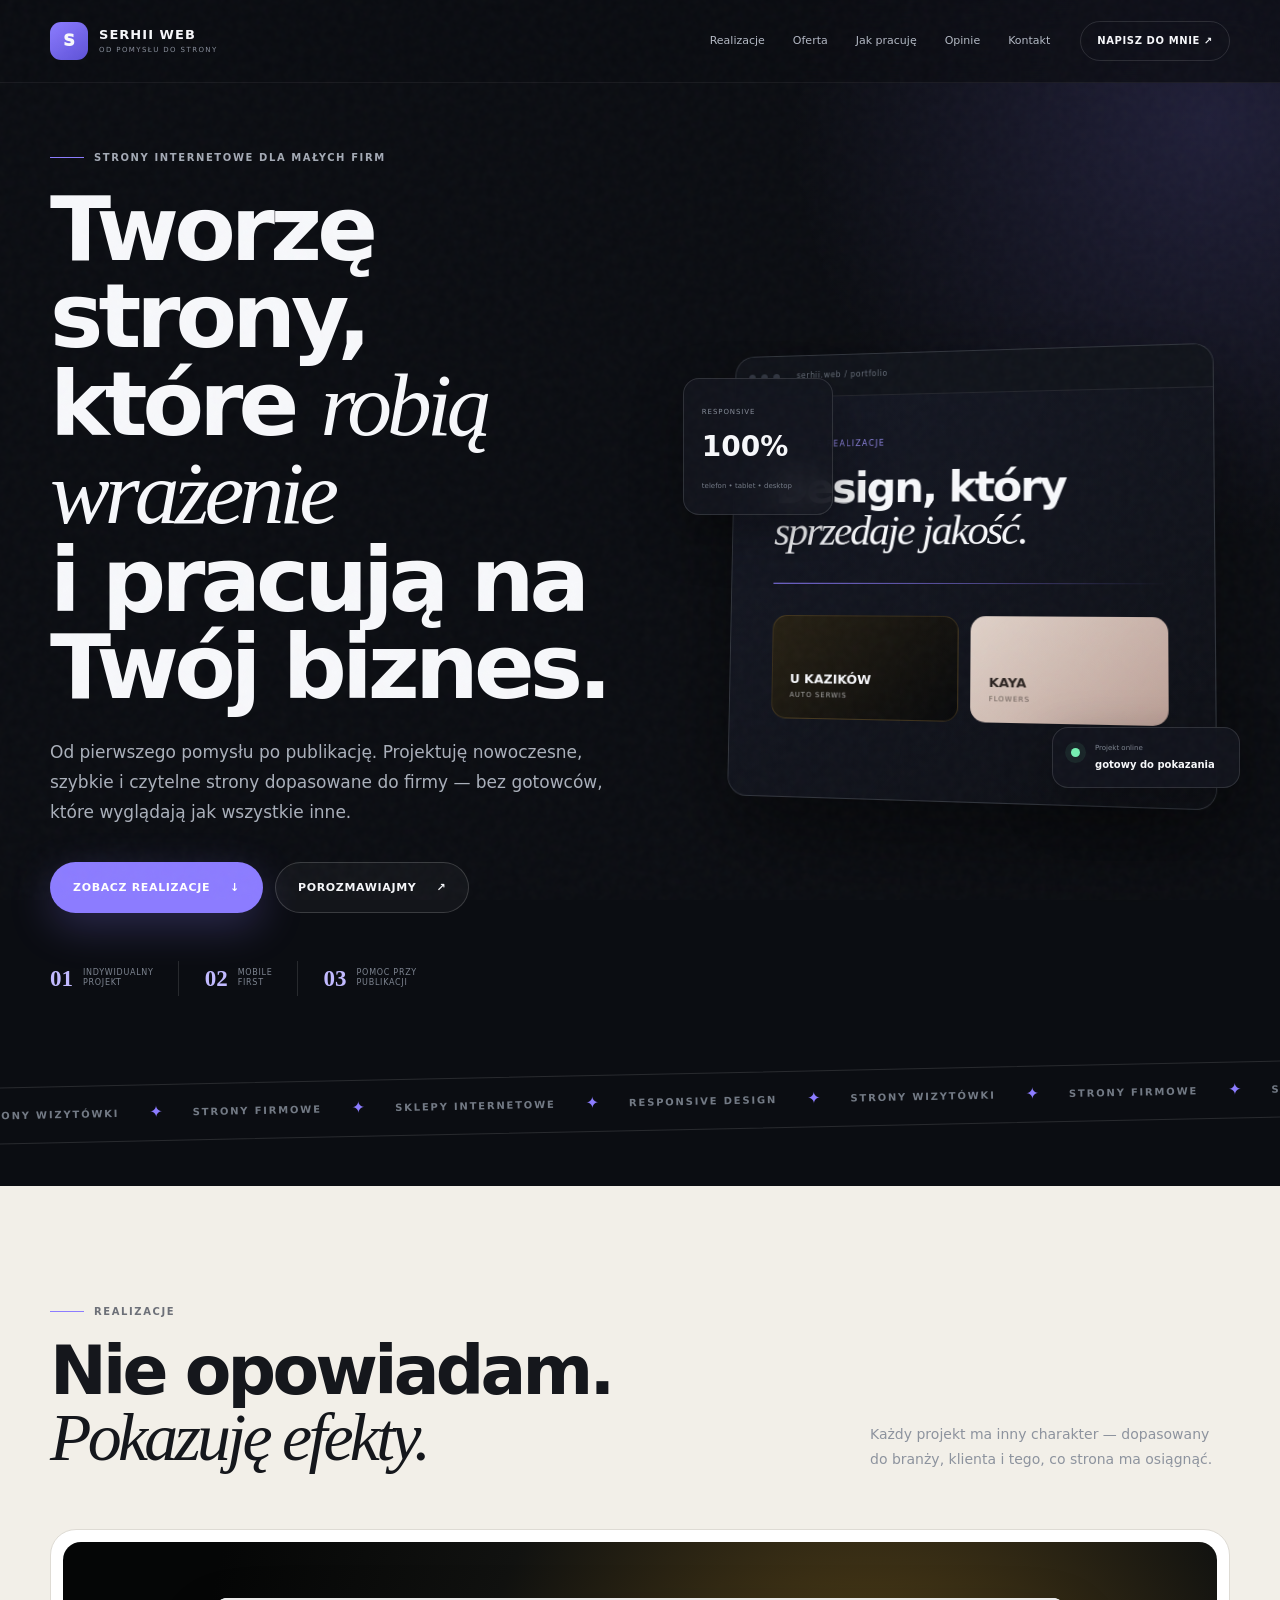
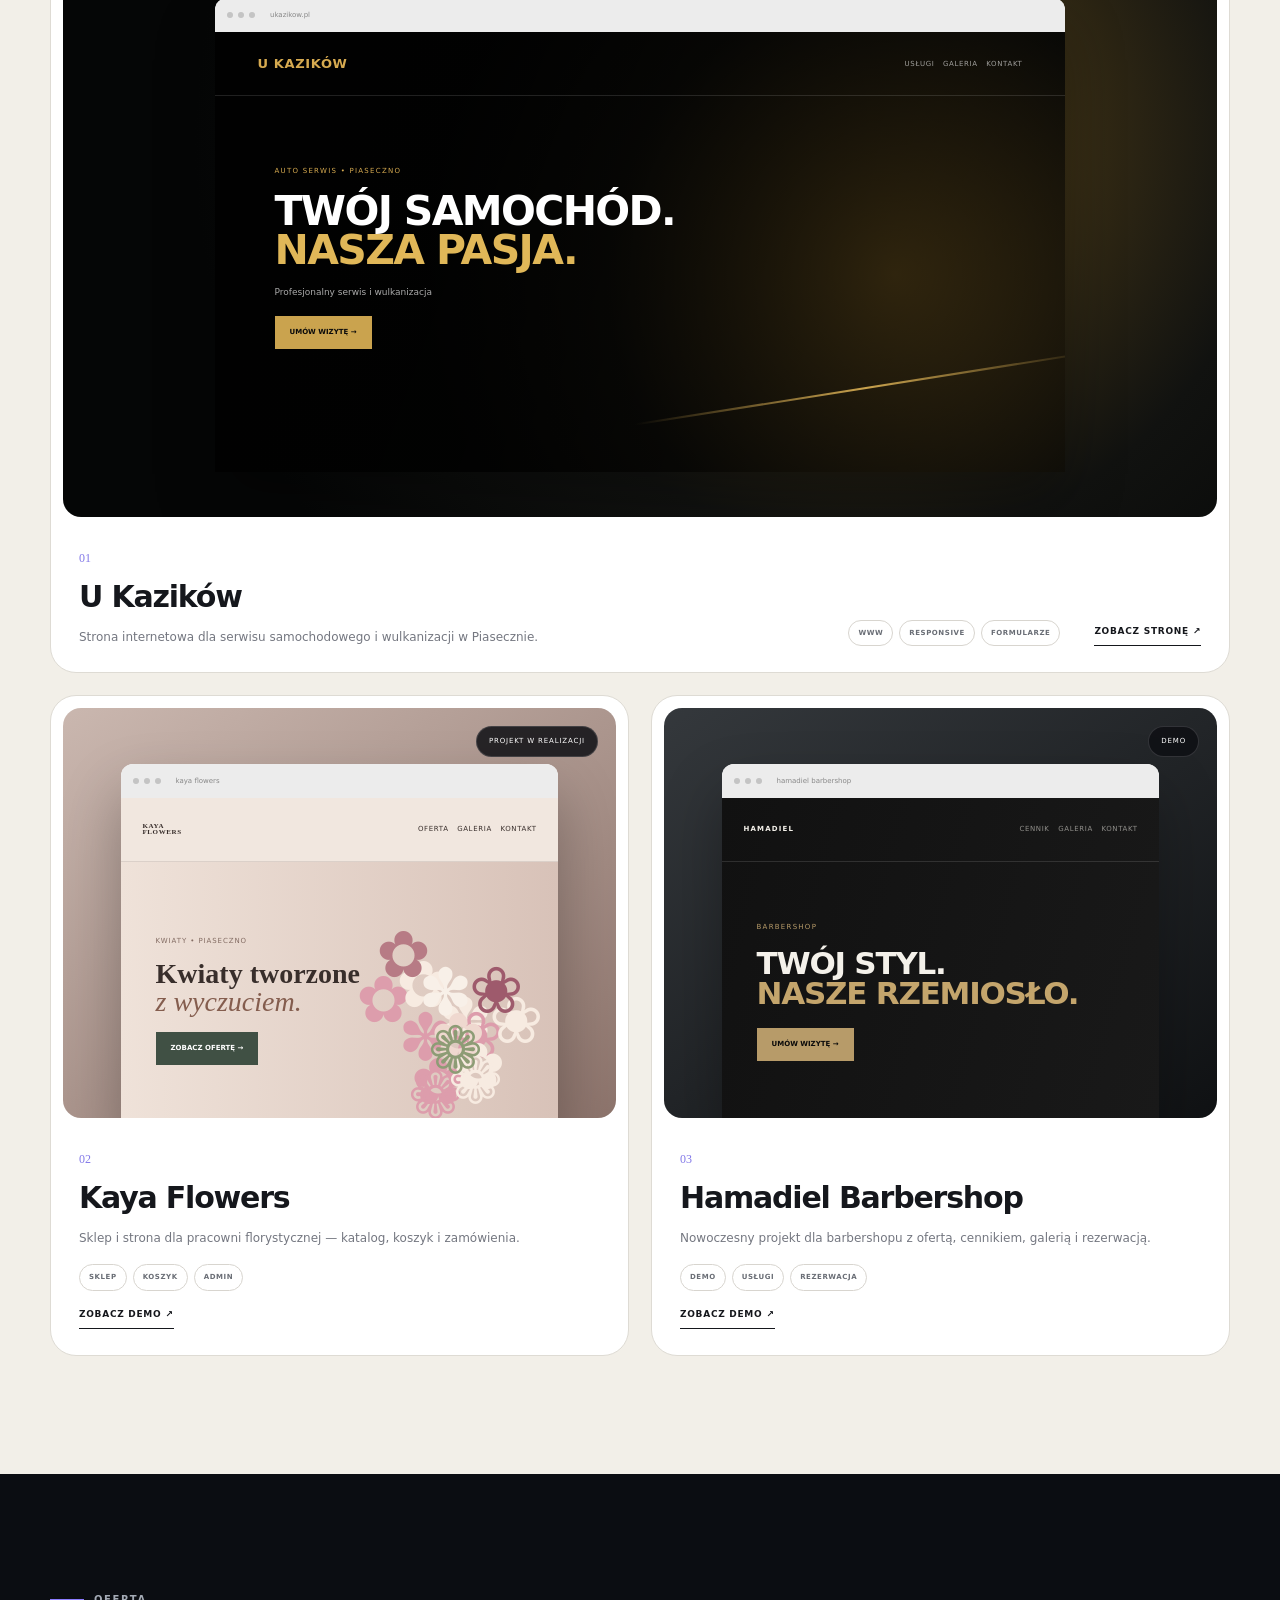
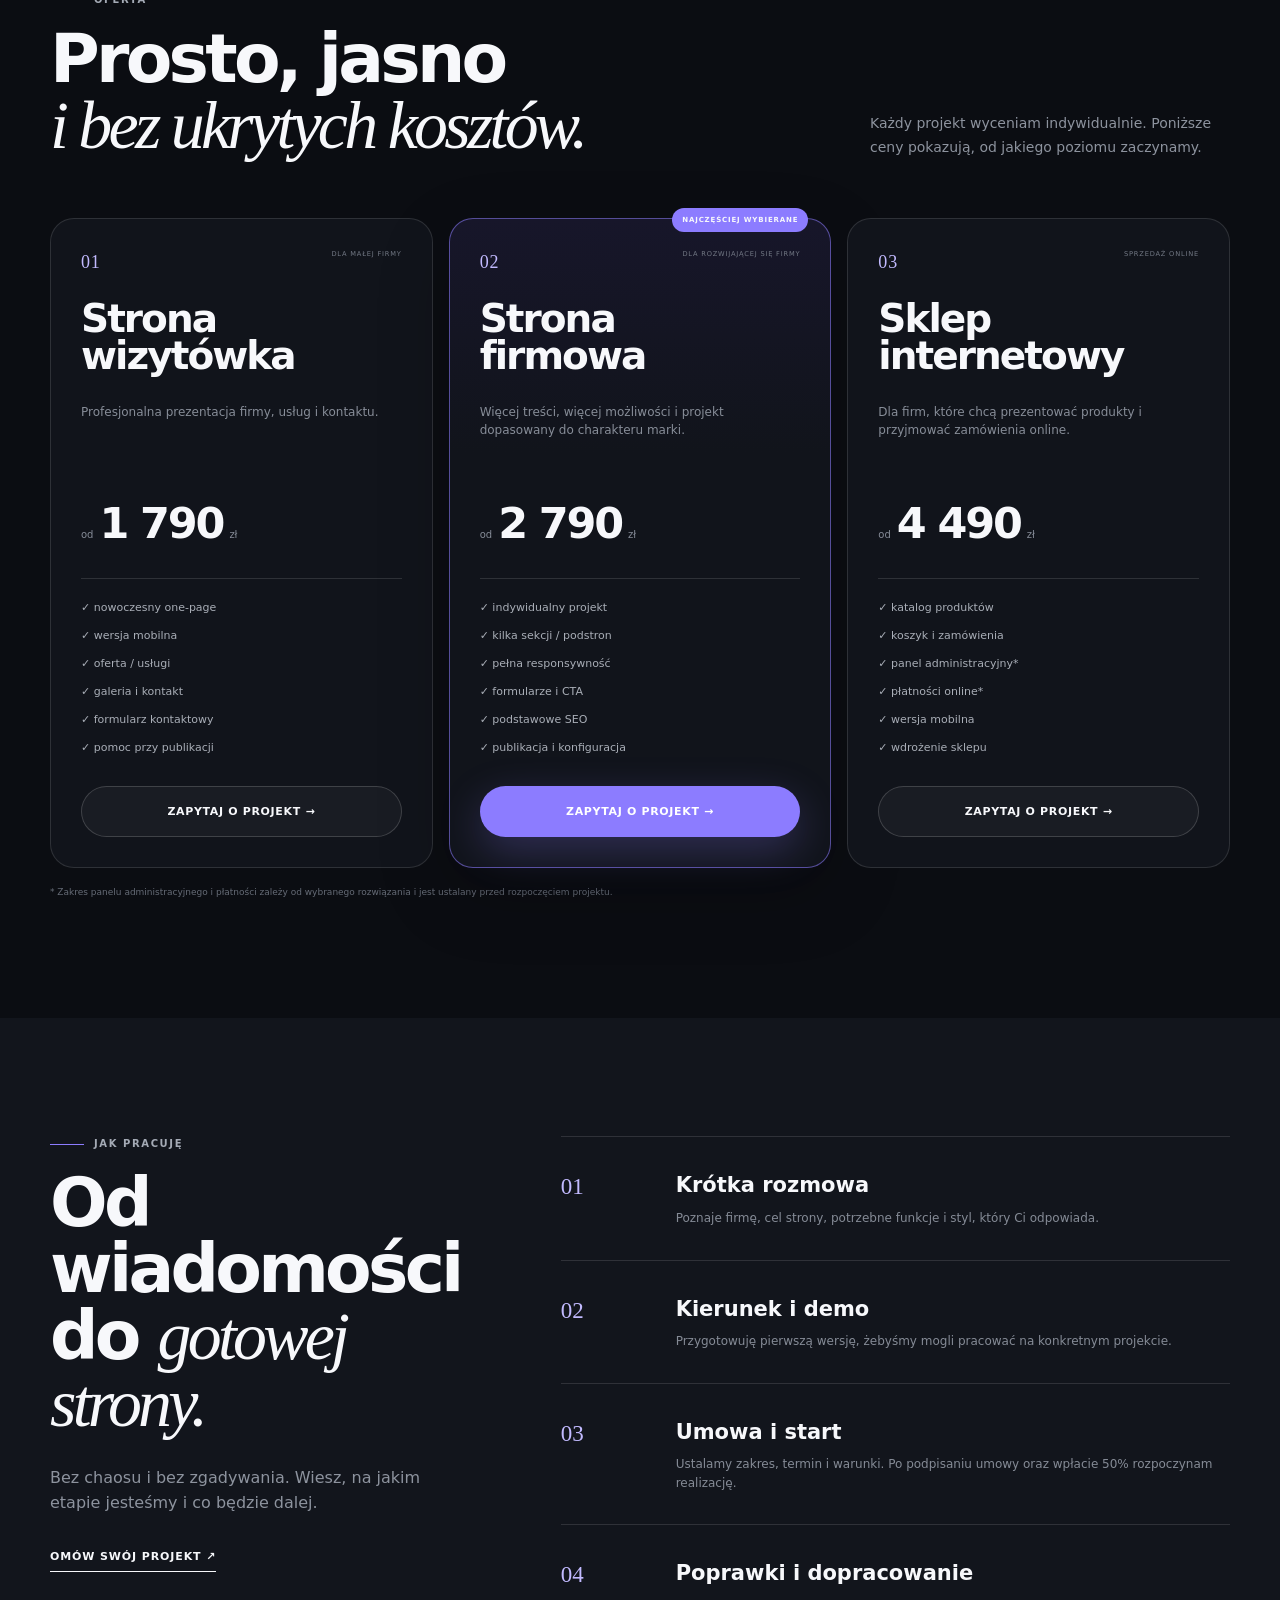
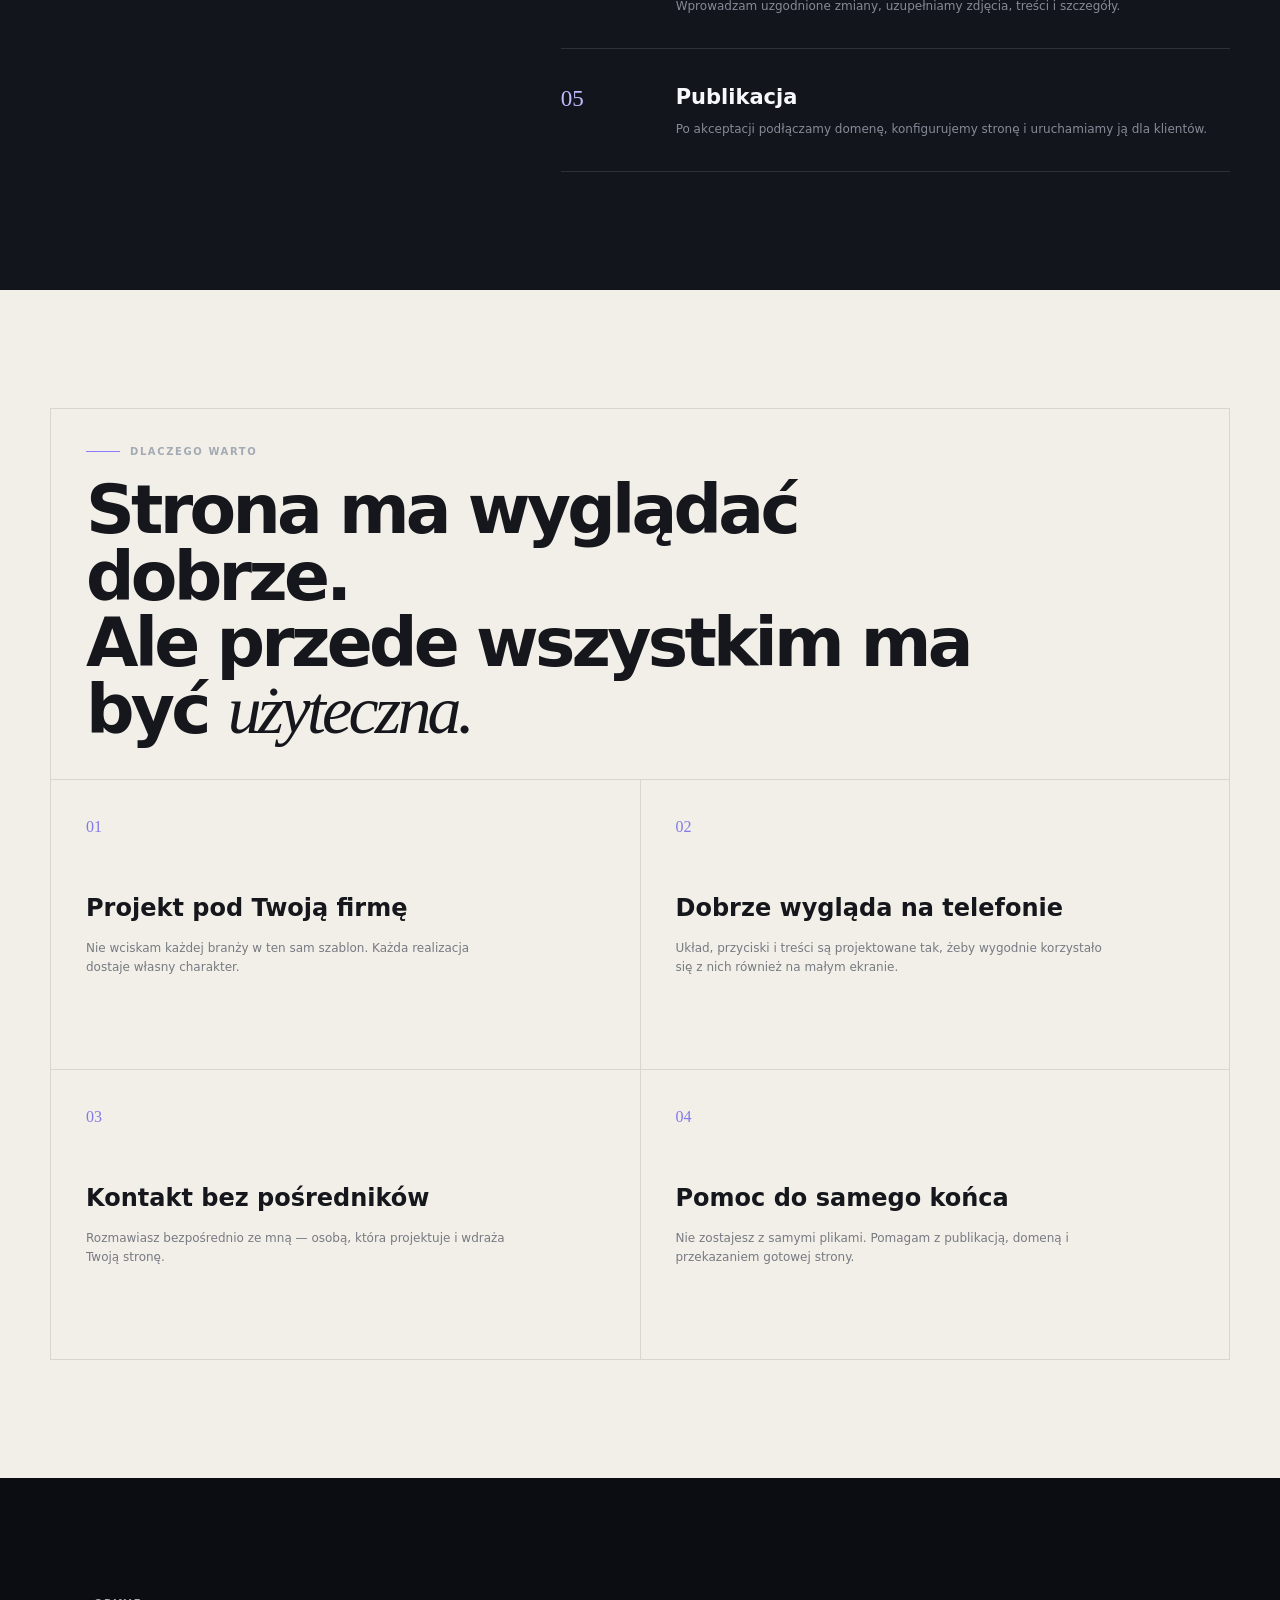
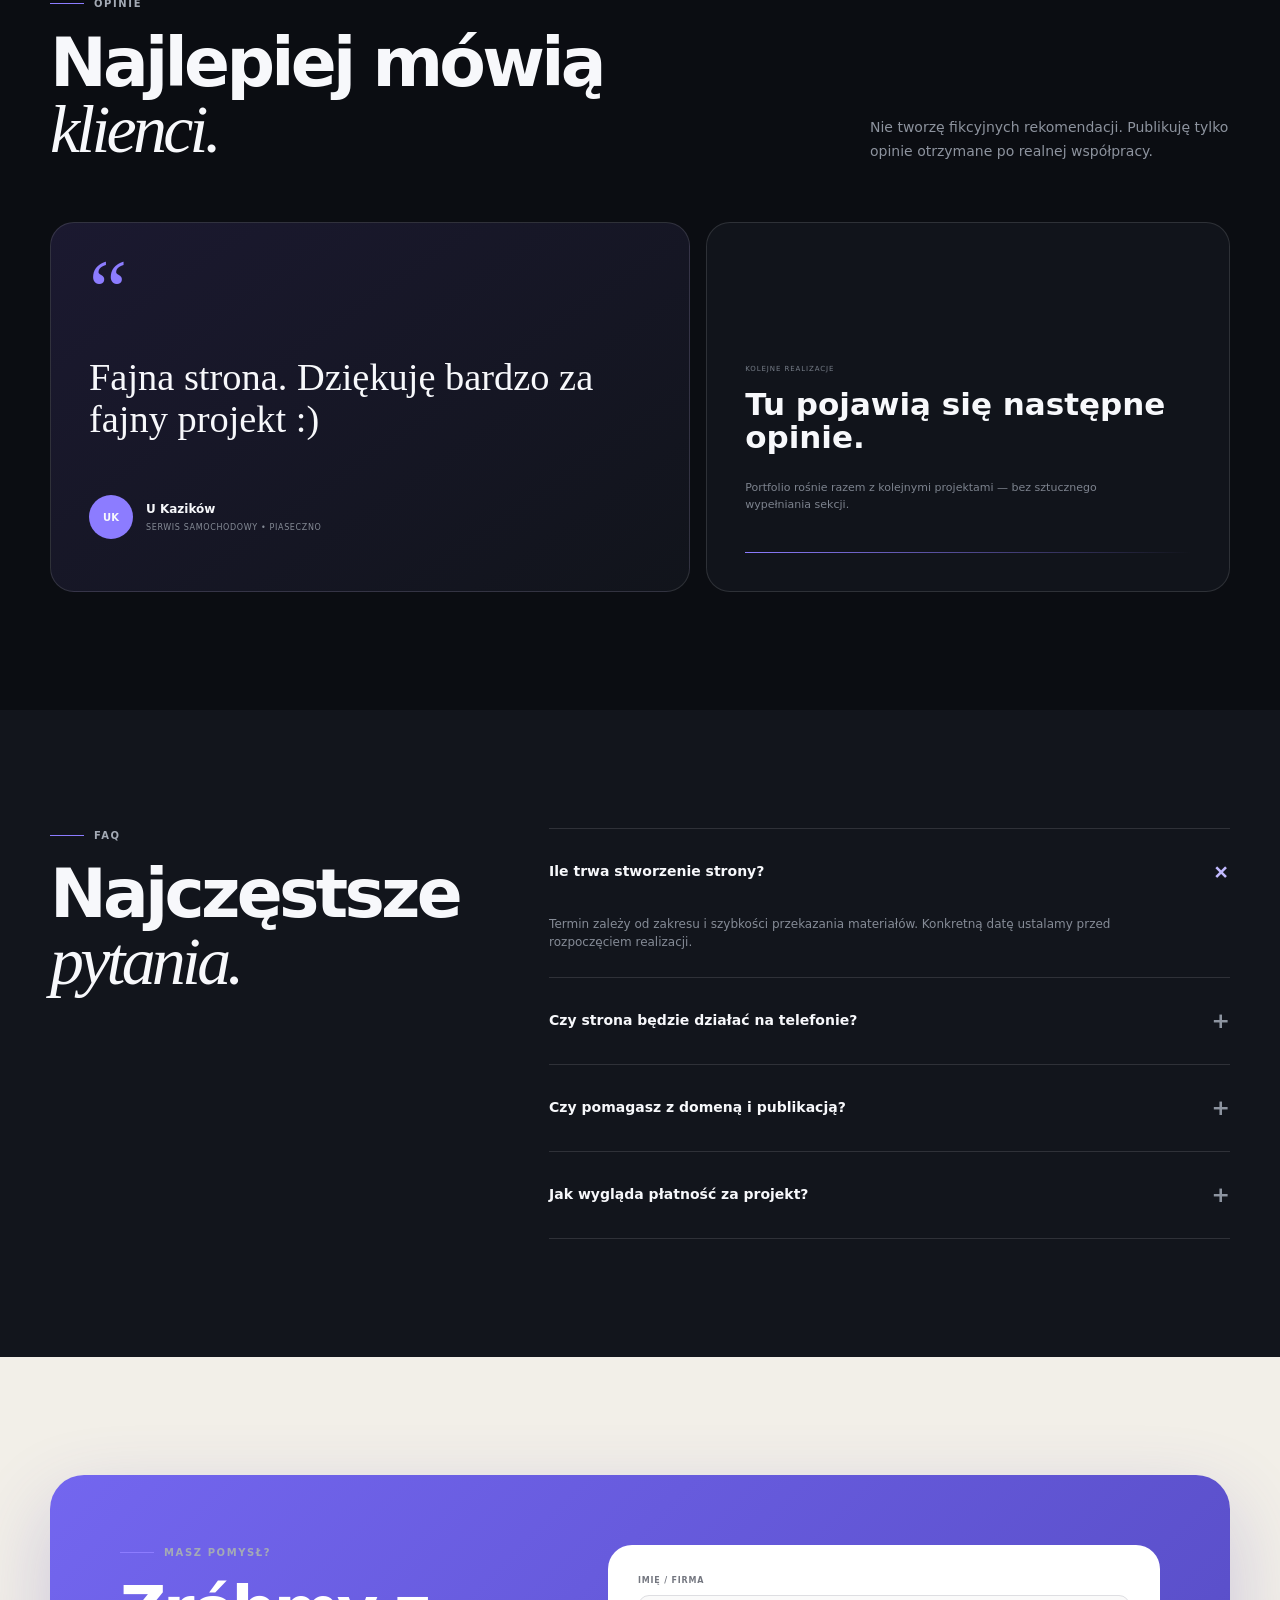
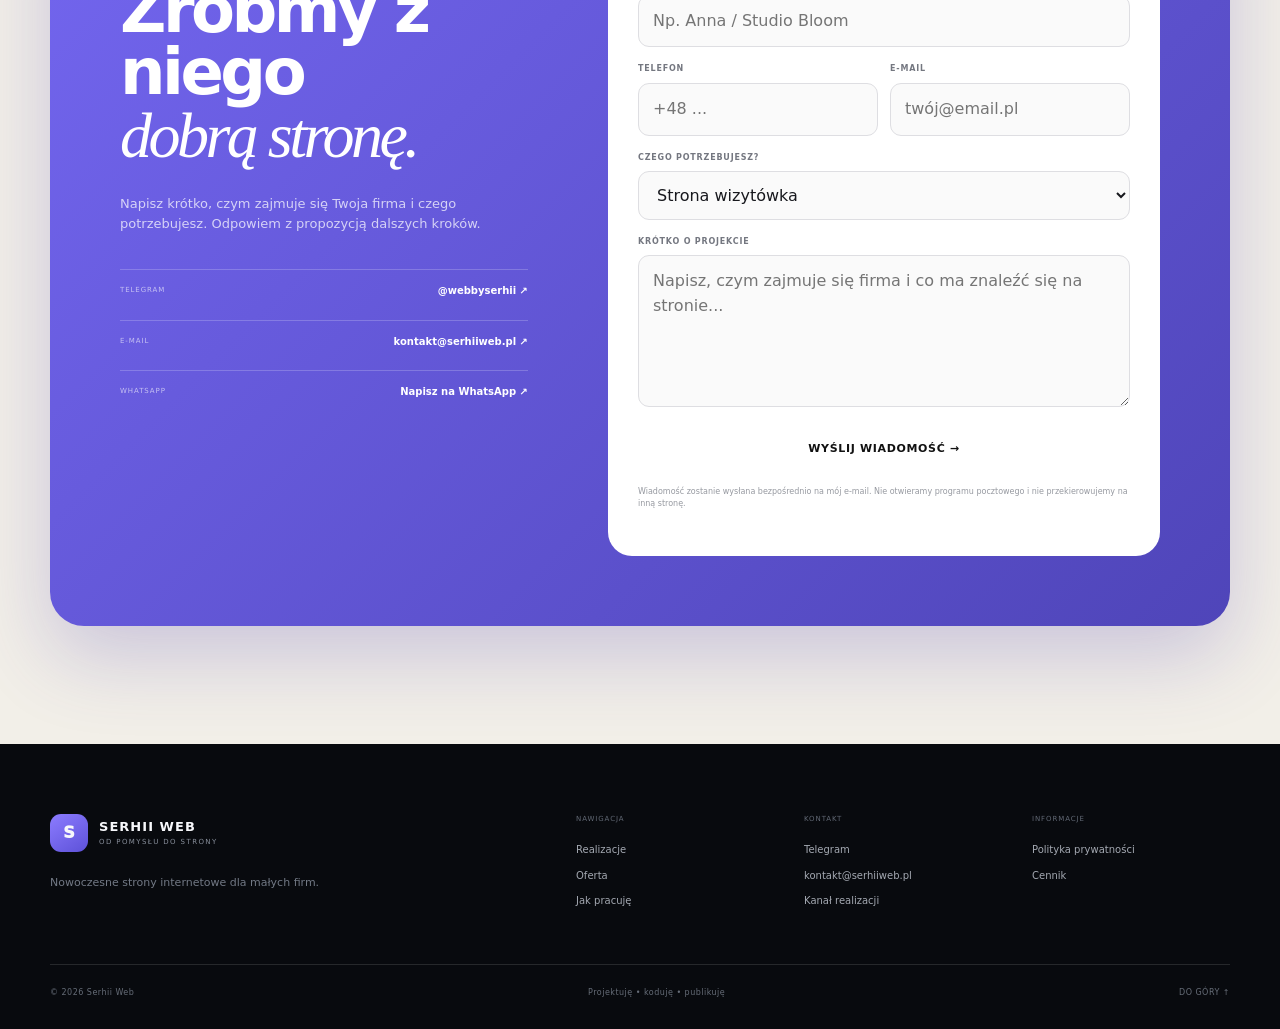
<file: index.html>
<!doctype html>
<html lang="pl">
<head>
  <meta charset="utf-8">
  <meta name="viewport" content="width=device-width,initial-scale=1">
  <meta name="theme-color" content="#0b0d12">
  <meta name="description" content="Serhii Web — nowoczesne strony internetowe dla małych firm. Strony wizytówki, strony firmowe i sklepy internetowe.">
  <title>Serhii Web — strony internetowe dla firm</title>
  <meta property="og:title" content="Serhii Web — strony internetowe dla firm">
  <meta property="og:description" content="Nowoczesne strony internetowe, które dobrze wyglądają i pomagają zdobywać klientów.">
  <meta property="og:type" content="website">
  <meta property="og:url" content="" id="ogUrl">
  <link rel="icon" href="favicon.svg" type="image/svg+xml">
  <link rel="stylesheet" href="styles.css">
  <script src="site-config.js"></script>
  <script src="app.js" defer></script>
</head>
<body>
<div class="noise" aria-hidden="true"></div>
<header class="site-header" id="top">
  <div class="shell header-inner">
    <a class="brand" href="#top"><span class="brand-mark">S</span><span class="brand-copy"><strong>SERHII WEB</strong><small>OD POMYSŁU DO STRONY</small></span></a>
    <nav class="desktop-nav"><a href="#realizacje">Realizacje</a><a href="#oferta">Oferta</a><a href="#proces">Jak pracuję</a><a href="#opinie">Opinie</a><a href="#kontakt">Kontakt</a></nav>
    <a class="header-cta js-telegram" href="#" target="_blank" rel="noopener">NAPISZ DO MNIE ↗</a>
    <button class="menu-btn" id="menuBtn" type="button" aria-label="Otwórz menu" aria-expanded="false"><span></span><span></span></button>
  </div>
  <div class="mobile-menu" id="mobileMenu"><a href="#realizacje">Realizacje</a><a href="#oferta">Oferta</a><a href="#proces">Jak pracuję</a><a href="#opinie">Opinie</a><a href="#kontakt">Kontakt</a><a class="js-telegram mobile-contact" href="#" target="_blank" rel="noopener">Napisz na Telegramie ↗</a></div>
</header>

<main>
<section class="hero section">
  <div class="shell hero-grid">
    <div class="hero-copy reveal">
      <div class="kicker"><span></span> STRONY INTERNETOWE DLA MAŁYCH FIRM</div>
      <h1>Tworzę strony,<br>które <em>robią wrażenie</em><br>i pracują na Twój biznes.</h1>
      <p class="hero-lead">Od pierwszego pomysłu po publikację. Projektuję nowoczesne, szybkie i czytelne strony dopasowane do firmy — bez gotowców, które wyglądają jak wszystkie inne.</p>
      <div class="hero-actions"><a class="btn btn-primary" href="#realizacje">ZOBACZ REALIZACJE <span>↓</span></a><a class="btn btn-ghost js-telegram" href="#" target="_blank" rel="noopener">POROZMAWIAJMY <span>↗</span></a></div>
      <div class="hero-trust"><div><strong>01</strong><span>Indywidualny<br>projekt</span></div><div><strong>02</strong><span>Mobile<br>first</span></div><div><strong>03</strong><span>Pomoc przy<br>publikacji</span></div></div>
    </div>
    <div class="hero-visual reveal delay-1">
      <div class="glow"></div>
      <div class="browser browser-main">
        <div class="browser-bar"><div class="dots"><i></i><i></i><i></i></div><span>serhii.web / portfolio</span></div>
        <div class="browser-stage"><div class="stage-kicker">WYBRANE REALIZACJE</div><div class="stage-title">Design, który<br><em>sprzedaje jakość.</em></div><div class="stage-line"></div><div class="stage-panels"><div class="mini-panel auto"><b>U KAZIKÓW</b><small>AUTO SERWIS</small></div><div class="mini-panel flowers"><b>KAYA</b><small>FLOWERS</small></div></div></div>
      </div>
      <div class="floating-card fc-one"><small>RESPONSIVE</small><strong>100%</strong><span>telefon • tablet • desktop</span></div>
      <div class="floating-card fc-two"><div class="pulse"></div><span>Projekt online</span><strong>gotowy do pokazania</strong></div>
    </div>
  </div>
  <div class="ticker" aria-hidden="true"><div><span>STRONY WIZYTÓWKI</span><i>✦</i><span>STRONY FIRMOWE</span><i>✦</i><span>SKLEPY INTERNETOWE</span><i>✦</i><span>RESPONSIVE DESIGN</span><i>✦</i><span>STRONY WIZYTÓWKI</span><i>✦</i><span>STRONY FIRMOWE</span><i>✦</i><span>SKLEPY INTERNETOWE</span><i>✦</i></div></div>
</section>

<section class="section projects" id="realizacje">
  <div class="shell">
    <div class="section-head reveal"><div><div class="kicker"><span></span> REALIZACJE</div><h2>Nie opowiadam.<br><em>Pokazuję efekty.</em></h2></div><p>Każdy projekt ma inny charakter — dopasowany do branży, klienta i tego, co strona ma osiągnąć.</p></div>
    <div class="projects-grid">
      <article class="project project-large reveal">
        <a class="project-preview auto-preview" href="https://ukazikow.pl" target="_blank" rel="noopener">
          <div class="mock-browser"><div class="mock-top"><i></i><i></i><i></i><span>ukazikow.pl</span></div><div class="auto-site"><div class="auto-nav"><b>U KAZIKÓW</b><span>USŁUGI&nbsp;&nbsp; GALERIA&nbsp;&nbsp; KONTAKT</span></div><div class="auto-content"><small>AUTO SERWIS • PIASECZNO</small><strong>TWÓJ SAMOCHÓD.<br><em>NASZA PASJA.</em></strong><span>Profesjonalny serwis i wulkanizacja</span><button>UMÓW WIZYTĘ →</button></div><div class="road-line"></div></div></div>
        </a>
        <div class="project-info"><div><span class="project-number">01</span><h3>U Kazików</h3><p>Strona internetowa dla serwisu samochodowego i wulkanizacji w Piasecznie.</p></div><div class="tags"><span>WWW</span><span>RESPONSIVE</span><span>FORMULARZE</span></div><a class="text-link" href="https://ukazikow.pl" target="_blank" rel="noopener">ZOBACZ STRONĘ ↗</a></div>
      </article>
      <article class="project reveal">
        <a class="project-preview flowers-preview" href="https://sbicharev2-prog.github.io/kaya-flowers/" target="_blank" rel="noopener"><div class="mock-browser"><div class="mock-top"><i></i><i></i><i></i><span>kaya flowers</span></div><div class="flower-site"><div class="flower-nav"><b>KAYA<br>FLOWERS</b><span>OFERTA&nbsp;&nbsp; GALERIA&nbsp;&nbsp; KONTAKT</span></div><div class="flower-hero"><div><small>KWIATY • PIASECZNO</small><strong>Kwiaty tworzone<br><em>z wyczuciem.</em></strong><button>ZOBACZ OFERTĘ →</button></div><div class="bouquet"><i>✿</i><i>✽</i><i>❀</i><i>✿</i><i>❁</i></div></div></div></div><span class="project-status">PROJEKT W REALIZACJI</span></a>
        <div class="project-info compact"><div><span class="project-number">02</span><h3>Kaya Flowers</h3><p>Sklep i strona dla pracowni florystycznej — katalog, koszyk i zamówienia.</p></div><div class="tags"><span>SKLEP</span><span>KOSZYK</span><span>ADMIN</span></div><a class="text-link" href="https://sbicharev2-prog.github.io/kaya-flowers/" target="_blank" rel="noopener">ZOBACZ DEMO ↗</a></div>
      </article>
      <article class="project reveal delay-1">
        <a class="project-preview barber-preview" href="https://hamadiel-barbershop-demo.netlify.app" target="_blank" rel="noopener"><div class="mock-browser"><div class="mock-top"><i></i><i></i><i></i><span>hamadiel barbershop</span></div><div class="barber-site"><div class="barber-nav"><b>HAMADIEL</b><span>CENNIK&nbsp;&nbsp; GALERIA&nbsp;&nbsp; KONTAKT</span></div><div class="barber-hero"><small>BARBERSHOP</small><strong>TWÓJ STYL.<br><em>NASZE RZEMIOSŁO.</em></strong><button>UMÓW WIZYTĘ →</button></div></div></div><span class="project-status">DEMO</span></a>
        <div class="project-info compact"><div><span class="project-number">03</span><h3>Hamadiel Barbershop</h3><p>Nowoczesny projekt dla barbershopu z ofertą, cennikiem, galerią i rezerwacją.</p></div><div class="tags"><span>DEMO</span><span>USŁUGI</span><span>REZERWACJA</span></div><a class="text-link" href="https://hamadiel-barbershop-demo.netlify.app" target="_blank" rel="noopener">ZOBACZ DEMO ↗</a></div>
      </article>
    </div>
  </div>
</section>

<section class="section offer" id="oferta">
  <div class="shell">
    <div class="section-head reveal"><div><div class="kicker"><span></span> OFERTA</div><h2>Prosto, jasno<br><em>i bez ukrytych kosztów.</em></h2></div><p>Każdy projekt wyceniam indywidualnie. Poniższe ceny pokazują, od jakiego poziomu zaczynamy.</p></div>
    <div class="pricing-grid">
      <article class="price-card reveal"><div class="price-top"><span>01</span><small>DLA MAŁEJ FIRMY</small></div><h3>Strona<br>wizytówka</h3><p>Profesjonalna prezentacja firmy, usług i kontaktu.</p><div class="price"><small>od</small><strong>1 790</strong><span>zł</span></div><ul><li>✓ nowoczesny one-page</li><li>✓ wersja mobilna</li><li>✓ oferta / usługi</li><li>✓ galeria i kontakt</li><li>✓ formularz kontaktowy</li><li>✓ pomoc przy publikacji</li></ul><a href="#kontakt" class="btn btn-ghost full">ZAPYTAJ O PROJEKT →</a></article>
      <article class="price-card featured reveal delay-1"><div class="recommended">NAJCZĘŚCIEJ WYBIERANE</div><div class="price-top"><span>02</span><small>DLA ROZWIJAJĄCEJ SIĘ FIRMY</small></div><h3>Strona<br>firmowa</h3><p>Więcej treści, więcej możliwości i projekt dopasowany do charakteru marki.</p><div class="price"><small>od</small><strong>2 790</strong><span>zł</span></div><ul><li>✓ indywidualny projekt</li><li>✓ kilka sekcji / podstron</li><li>✓ pełna responsywność</li><li>✓ formularze i CTA</li><li>✓ podstawowe SEO</li><li>✓ publikacja i konfiguracja</li></ul><a href="#kontakt" class="btn btn-primary full">ZAPYTAJ O PROJEKT →</a></article>
      <article class="price-card reveal delay-2"><div class="price-top"><span>03</span><small>SPRZEDAŻ ONLINE</small></div><h3>Sklep<br>internetowy</h3><p>Dla firm, które chcą prezentować produkty i przyjmować zamówienia online.</p><div class="price"><small>od</small><strong>4 490</strong><span>zł</span></div><ul><li>✓ katalog produktów</li><li>✓ koszyk i zamówienia</li><li>✓ panel administracyjny*</li><li>✓ płatności online*</li><li>✓ wersja mobilna</li><li>✓ wdrożenie sklepu</li></ul><a href="#kontakt" class="btn btn-ghost full">ZAPYTAJ O PROJEKT →</a></article>
    </div>
    <p class="pricing-note">* Zakres panelu administracyjnego i płatności zależy od wybranego rozwiązania i jest ustalany przed rozpoczęciem projektu.</p>
  </div>
</section>

<section class="section process" id="proces">
  <div class="shell process-grid">
    <div class="process-copy reveal"><div class="kicker"><span></span> JAK PRACUJĘ</div><h2>Od wiadomości<br>do <em>gotowej strony.</em></h2><p>Bez chaosu i bez zgadywania. Wiesz, na jakim etapie jesteśmy i co będzie dalej.</p><a class="text-link js-telegram" href="#" target="_blank" rel="noopener">OMÓW SWÓJ PROJEKT ↗</a></div>
    <div class="steps"><article class="step reveal"><span>01</span><div><h3>Krótka rozmowa</h3><p>Poznaje firmę, cel strony, potrzebne funkcje i styl, który Ci odpowiada.</p></div></article><article class="step reveal"><span>02</span><div><h3>Kierunek i demo</h3><p>Przygotowuję pierwszą wersję, żebyśmy mogli pracować na konkretnym projekcie.</p></div></article><article class="step reveal"><span>03</span><div><h3>Umowa i start</h3><p>Ustalamy zakres, termin i warunki. Po podpisaniu umowy oraz wpłacie 50% rozpoczynam realizację.</p></div></article><article class="step reveal"><span>04</span><div><h3>Poprawki i dopracowanie</h3><p>Wprowadzam uzgodnione zmiany, uzupełniamy zdjęcia, treści i szczegóły.</p></div></article><article class="step reveal"><span>05</span><div><h3>Publikacja</h3><p>Po akceptacji podłączamy domenę, konfigurujemy stronę i uruchamiamy ją dla klientów.</p></div></article></div>
  </div>
</section>

<section class="section why"><div class="shell"><div class="why-grid"><article class="why-main reveal"><div class="kicker"><span></span> DLACZEGO WARTO</div><h2>Strona ma wyglądać dobrze.<br>Ale przede wszystkim ma być <em>użyteczna.</em></h2></article><article class="benefit reveal"><span>01</span><h3>Projekt pod Twoją firmę</h3><p>Nie wciskam każdej branży w ten sam szablon. Każda realizacja dostaje własny charakter.</p></article><article class="benefit reveal"><span>02</span><h3>Dobrze wygląda na telefonie</h3><p>Układ, przyciski i treści są projektowane tak, żeby wygodnie korzystało się z nich również na małym ekranie.</p></article><article class="benefit reveal"><span>03</span><h3>Kontakt bez pośredników</h3><p>Rozmawiasz bezpośrednio ze mną — osobą, która projektuje i wdraża Twoją stronę.</p></article><article class="benefit reveal"><span>04</span><h3>Pomoc do samego końca</h3><p>Nie zostajesz z samymi plikami. Pomagam z publikacją, domeną i przekazaniem gotowej strony.</p></article></div></div></section>

<section class="section reviews" id="opinie"><div class="shell"><div class="section-head reveal"><div><div class="kicker"><span></span> OPINIE</div><h2>Najlepiej mówią<br><em>klienci.</em></h2></div><p>Nie tworzę fikcyjnych rekomendacji. Publikuję tylko opinie otrzymane po realnej współpracy.</p></div><div class="review-grid"><article class="review-card reveal"><div class="quote">“</div><blockquote>Fajna strona. Dziękuję bardzo za fajny projekt :)</blockquote><div class="review-author"><div class="avatar">UK</div><div><strong>U Kazików</strong><span>serwis samochodowy • Piaseczno</span></div></div></article><article class="review-placeholder reveal delay-1"><span>KOLEJNE REALIZACJE</span><h3>Tu pojawią się następne opinie.</h3><p>Portfolio rośnie razem z kolejnymi projektami — bez sztucznego wypełniania sekcji.</p><div class="placeholder-line"></div></article></div></div></section>

<section class="section faq"><div class="shell faq-grid"><div class="reveal"><div class="kicker"><span></span> FAQ</div><h2>Najczęstsze<br><em>pytania.</em></h2></div><div class="accordion reveal"><details open><summary>Ile trwa stworzenie strony?<span>+</span></summary><p>Termin zależy od zakresu i szybkości przekazania materiałów. Konkretną datę ustalamy przed rozpoczęciem realizacji.</p></details><details><summary>Czy strona będzie działać na telefonie?<span>+</span></summary><p>Tak. Wszystkie moje strony są przygotowywane również pod telefony i tablety.</p></details><details><summary>Czy pomagasz z domeną i publikacją?<span>+</span></summary><p>Tak. Mogę pomóc przejść przez podłączenie domeny, hostingu oraz finalne uruchomienie strony.</p></details><details><summary>Jak wygląda płatność za projekt?<span>+</span></summary><p>Standardowo 50% po podpisaniu umowy i przed rozpoczęciem realizacji, a pozostałe 50% po zakończeniu i akceptacji projektu.</p></details></div></div></section>

<section class="section contact" id="kontakt"><div class="shell contact-card reveal"><div class="contact-copy"><div class="kicker light"><span></span> MASZ POMYSŁ?</div><h2>Zróbmy z niego<br><em>dobrą stronę.</em></h2><p>Napisz krótko, czym zajmuje się Twoja firma i czego potrzebujesz. Odpowiem z propozycją dalszych kroków.</p><div class="contact-links"><a class="js-telegram" href="#" target="_blank" rel="noopener"><small>TELEGRAM</small><strong>@webbyserhii ↗</strong></a><a class="js-email-link" href="#"><small>E-MAIL</small><strong class="js-email-text">kontakt@serhiiweb.pl ↗</strong></a><a class="js-whatsapp whatsapp-hidden" href="#" target="_blank" rel="noopener"><small>WHATSAPP</small><strong>Napisz na WhatsApp ↗</strong></a></div></div><form class="contact-form" id="contactForm" novalidate><input type="text" name="website" class="form-honey" tabindex="-1" autocomplete="off" aria-hidden="true"><div class="field"><label for="name">Imię / firma</label><input id="name" name="name" autocomplete="name" placeholder="Np. Anna / Studio Bloom" required></div><div class="field two-fields"><div><label for="phone">Telefon</label><input id="phone" name="phone" autocomplete="tel" placeholder="+48 ..."></div><div><label for="email">E-mail</label><input id="email" name="email" type="email" autocomplete="email" placeholder="twój@email.pl" required></div></div><div class="field"><label for="type">Czego potrzebujesz?</label><select id="type" name="type"><option>Strona wizytówka</option><option>Strona firmowa</option><option>Sklep internetowy</option><option>Nie wiem — potrzebuję porady</option></select></div><div class="field"><label for="message">Krótko o projekcie</label><textarea id="message" name="message" rows="5" placeholder="Napisz, czym zajmuje się firma i co ma znaleźć się na stronie..."></textarea></div><button class="btn btn-light full" type="submit">WYŚLIJ WIADOMOŚĆ →</button><small class="form-note">Wiadomość zostanie wysłana bezpośrednio na mój e-mail. Nie otwieramy programu pocztowego i nie przekierowujemy na inną stronę.</small><div class="form-success" id="formSuccess" role="status" aria-live="polite"><span>✓</span><div><strong>Dziękuję! Wiadomość została wysłana.</strong><small>Odpowiem najszybciej jak to możliwe.</small></div></div></form></div></section>
</main>

<footer class="footer"><div class="shell footer-grid"><div class="footer-brand"><a class="brand" href="#top"><span class="brand-mark">S</span><span class="brand-copy"><strong>SERHII WEB</strong><small>OD POMYSŁU DO STRONY</small></span></a><p>Nowoczesne strony internetowe dla małych firm.</p></div><div class="footer-links"><div><small>NAWIGACJA</small><a href="#realizacje">Realizacje</a><a href="#oferta">Oferta</a><a href="#proces">Jak pracuję</a></div><div><small>KONTAKT</small><a class="js-telegram" href="#" target="_blank" rel="noopener">Telegram</a><a class="js-email-link" href="#"><span class="js-email-text">E-mail</span></a><a href="https://t.me/serhiiwebstudio" target="_blank" rel="noopener">Kanał realizacji</a></div><div><small>INFORMACJE</small><a href="polityka-prywatnosci.html">Polityka prywatności</a><a href="#oferta">Cennik</a></div></div></div><div class="shell footer-bottom"><span>© <span id="year"></span> Serhii Web</span><span>Projektuję • koduję • publikuję</span><a href="#top">DO GÓRY ↑</a></div></footer>
<div class="toast" id="toast" role="status" aria-live="polite"></div>
</body>
</html>
</file>
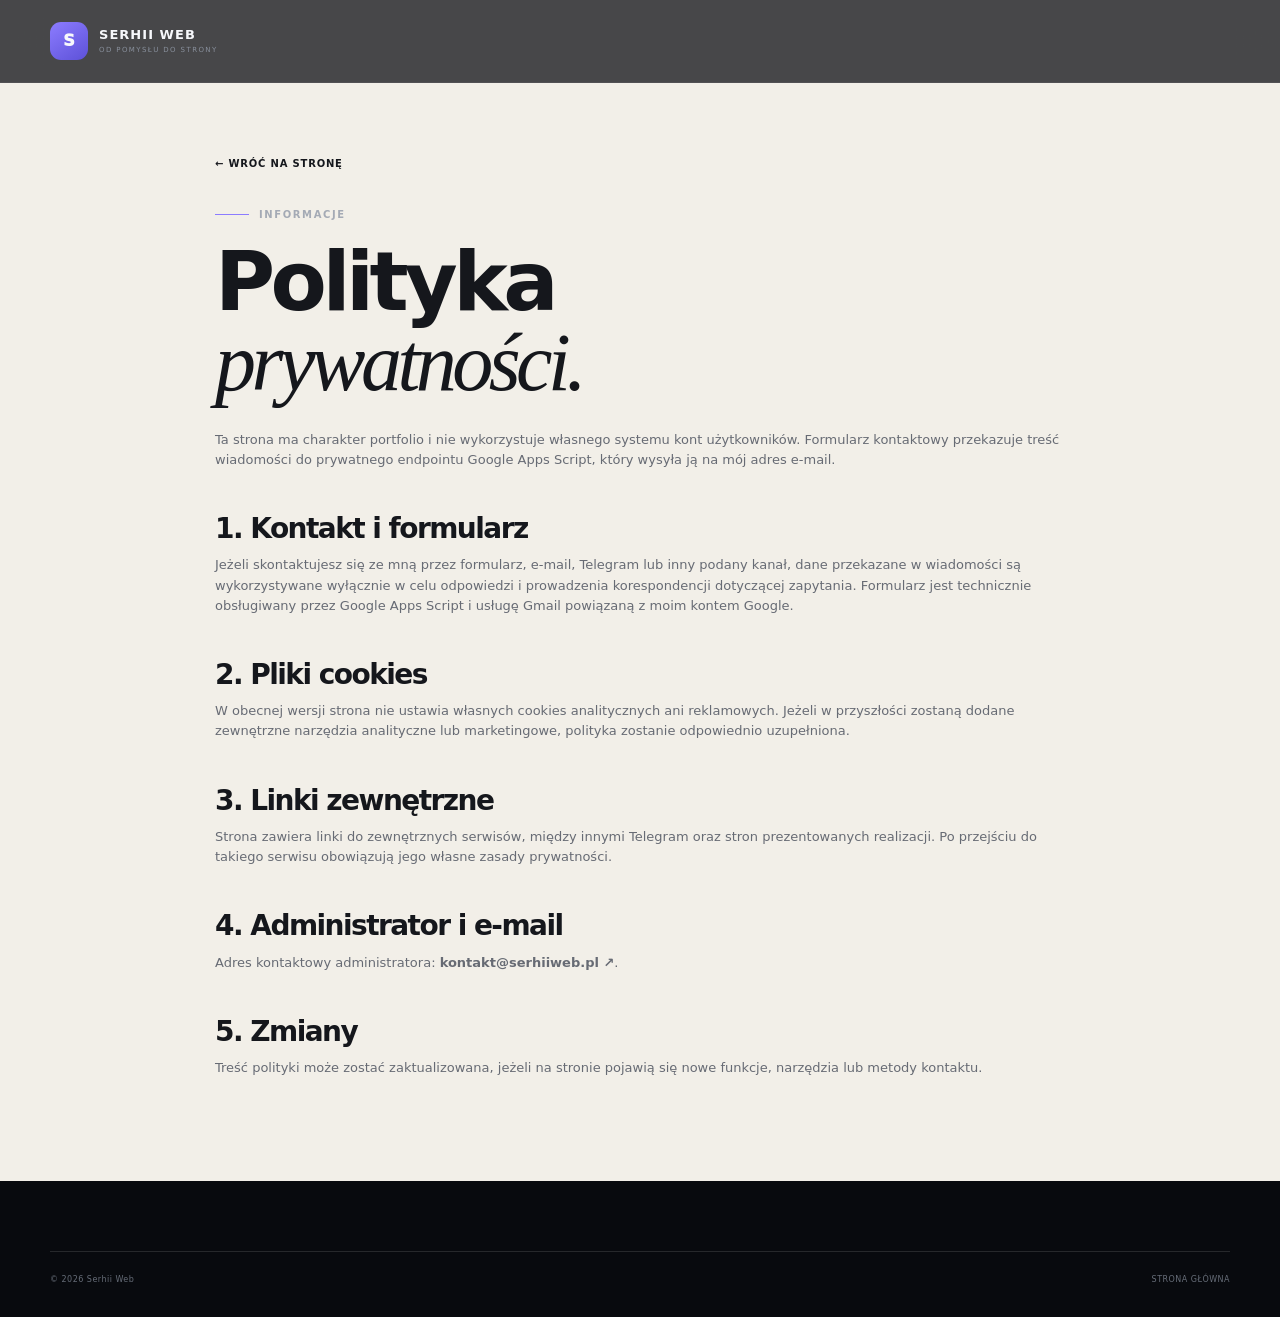
<file: polityka-prywatnosci.html>
<!doctype html><html lang="pl"><head><meta charset="utf-8"><meta name="viewport" content="width=device-width,initial-scale=1"><meta name="description" content="Polityka prywatności — Serhii Web"><title>Polityka prywatności — Serhii Web</title><link rel="icon" href="favicon.svg" type="image/svg+xml"><link rel="stylesheet" href="styles.css"><script src="site-config.js"></script><script src="app.js" defer></script></head><body><header class="site-header"><div class="shell header-inner"><a class="brand" href="index.html"><span class="brand-mark">S</span><span class="brand-copy"><strong>SERHII WEB</strong><small>OD POMYSŁU DO STRONY</small></span></a></div></header><main class="privacy-page"><div class="shell privacy-wrap"><a class="back-link" href="index.html">← WRÓĆ NA STRONĘ</a><div class="kicker"><span></span> INFORMACJE</div><h1>Polityka<br><em>prywatności.</em></h1><p>Ta strona ma charakter portfolio i nie wykorzystuje własnego systemu kont użytkowników. Formularz kontaktowy przekazuje treść wiadomości do prywatnego endpointu Google Apps Script, który wysyła ją na mój adres e-mail.</p><h2>1. Kontakt i formularz</h2><p>Jeżeli skontaktujesz się ze mną przez formularz, e-mail, Telegram lub inny podany kanał, dane przekazane w wiadomości są wykorzystywane wyłącznie w celu odpowiedzi i prowadzenia korespondencji dotyczącej zapytania. Formularz jest technicznie obsługiwany przez Google Apps Script i usługę Gmail powiązaną z moim kontem Google.</p><h2>2. Pliki cookies</h2><p>W obecnej wersji strona nie ustawia własnych cookies analitycznych ani reklamowych. Jeżeli w przyszłości zostaną dodane zewnętrzne narzędzia analityczne lub marketingowe, polityka zostanie odpowiednio uzupełniona.</p><h2>3. Linki zewnętrzne</h2><p>Strona zawiera linki do zewnętrznych serwisów, między innymi Telegram oraz stron prezentowanych realizacji. Po przejściu do takiego serwisu obowiązują jego własne zasady prywatności.</p><h2>4. Administrator i e-mail</h2><p>Adres kontaktowy administratora: <a class="js-email-link" href="#"><strong class="js-email-text">kontakt@serhiiweb.pl</strong></a>.</p><h2>5. Zmiany</h2><p>Treść polityki może zostać zaktualizowana, jeżeli na stronie pojawią się nowe funkcje, narzędzia lub metody kontaktu.</p></div></main><footer class="footer"><div class="shell footer-bottom"><span>© <span id="year"></span> Serhii Web</span><a href="index.html">STRONA GŁÓWNA</a></div></footer><div class="toast" id="toast"></div></body></html>
</file>
<file: styles.css>
:root{--bg:#0b0d12;--bg2:#11141b;--paper:#f2efe8;--ink:#15171c;--muted:#8d94a0;--line:rgba(255,255,255,.12);--accent:#8c7cff;--accent2:#c2baff;--shell:min(1180px,calc(100% - 40px))}
*{box-sizing:border-box}html{scroll-behavior:smooth}body{margin:0;background:var(--bg);color:#f7f8fb;font-family:Inter,ui-sans-serif,system-ui,-apple-system,BlinkMacSystemFont,"Segoe UI",sans-serif;line-height:1.55;overflow-x:hidden}a{color:inherit;text-decoration:none}button,input,textarea,select{font:inherit}button{cursor:pointer}.shell{width:var(--shell);margin:auto}.section{position:relative;padding:118px 0}.noise{position:fixed;inset:0;pointer-events:none;z-index:100;opacity:.03;background-image:url("data:image/svg+xml,%3Csvg viewBox='0 0 120 120' xmlns='http://www.w3.org/2000/svg'%3E%3Cfilter id='n'%3E%3CfeTurbulence type='fractalNoise' baseFrequency='.9' numOctaves='2' stitchTiles='stitch'/%3E%3C/filter%3E%3Crect width='100%25' height='100%25' filter='url(%23n)'/%3E%3C/svg%3E")}.kicker{display:flex;align-items:center;gap:10px;font-size:10px;font-weight:850;letter-spacing:.16em;color:#a4aab5}.kicker span{width:34px;height:1px;background:var(--accent)}h1,h2{font-weight:650;letter-spacing:-.055em;line-height:.98}h1{font-size:clamp(54px,7vw,92px);margin:20px 0 26px}h2{font-size:clamp(44px,5.3vw,76px);margin:18px 0 0}h1 em,h2 em{font-family:Georgia,"Times New Roman",serif;font-weight:400}.btn{display:inline-flex;align-items:center;justify-content:center;gap:20px;border:1px solid transparent;border-radius:999px;padding:16px 22px;font-size:11px;font-weight:850;letter-spacing:.06em;transition:.25s}.btn:hover{transform:translateY(-2px)}.btn-primary{background:var(--accent);color:#fff;box-shadow:0 14px 42px rgba(140,124,255,.25)}.btn-ghost{border-color:rgba(255,255,255,.17);background:rgba(255,255,255,.035)}.btn-light{background:#fff;color:#111}.full{width:100%}.text-link{display:inline-block;width:max-content;font-size:11px;font-weight:850;letter-spacing:.08em;border-bottom:1px solid currentColor;padding-bottom:6px}
.site-header{position:fixed;inset:0 0 auto;z-index:80;background:rgba(11,13,18,.74);backdrop-filter:blur(18px);border-bottom:1px solid rgba(255,255,255,.06)}.header-inner{height:82px;display:flex;align-items:center;gap:30px}.brand{display:flex;align-items:center;gap:11px}.brand-mark{width:38px;height:38px;border-radius:11px;display:grid;place-items:center;background:linear-gradient(145deg,var(--accent),#5d51d8);font-weight:950}.brand-copy{display:grid;line-height:1}.brand-copy strong{font-size:13px;letter-spacing:.08em}.brand-copy small{font-size:7px;letter-spacing:.2em;color:#888f9b;margin-top:6px}.desktop-nav{display:flex;gap:28px;margin-left:auto}.desktop-nav a{font-size:11px;color:#b4bac5}.desktop-nav a:hover{color:#fff}.header-cta{font-size:10px;font-weight:850;letter-spacing:.06em;padding:11px 16px;border:1px solid var(--line);border-radius:999px}.menu-btn{display:none;margin-left:auto;width:44px;height:44px;border:1px solid var(--line);border-radius:50%;background:transparent;position:relative}.menu-btn span{position:absolute;width:17px;height:1px;background:#fff;left:13px;top:17px;transition:.2s}.menu-btn span+span{top:24px}.menu-btn.open span{top:21px;transform:rotate(45deg)}.menu-btn.open span+span{transform:rotate(-45deg)}.mobile-menu{display:none}
.hero{min-height:100vh;padding-top:150px;padding-bottom:55px;overflow:hidden}.hero:before{content:"";position:absolute;width:900px;height:900px;border-radius:50%;right:-380px;top:-330px;background:radial-gradient(circle,rgba(140,124,255,.16),transparent 66%)}.hero-grid{display:grid;grid-template-columns:1.05fr .95fr;gap:66px;align-items:center}.hero-copy{z-index:2}.hero-lead{max-width:660px;color:#aab0bb;font-size:17px;line-height:1.75}.hero-actions{display:flex;gap:12px;margin:34px 0 48px}.hero-trust{display:flex;gap:26px}.hero-trust>div{display:flex;align-items:center;gap:10px;padding-right:24px;border-right:1px solid var(--line)}.hero-trust>div:last-child{border:0}.hero-trust strong{font-family:Georgia,serif;font-size:23px;color:var(--accent2)}.hero-trust span{font-size:8px;letter-spacing:.09em;color:#7d8490;line-height:1.3;text-transform:uppercase}.hero-visual{position:relative;min-height:610px;display:grid;place-items:center}.glow{position:absolute;width:440px;height:440px;border-radius:50%;background:radial-gradient(circle,rgba(140,124,255,.29),transparent 68%);filter:blur(18px)}.browser{position:relative;width:min(560px,92%);z-index:2;border-radius:20px;overflow:hidden;border:1px solid var(--line);background:#151922;box-shadow:0 35px 90px rgba(0,0,0,.5);transform:perspective(900px) rotateY(-7deg) rotateX(3deg)}.browser-bar{height:43px;display:flex;align-items:center;gap:18px;padding:0 14px;background:#11141b;border-bottom:1px solid rgba(255,255,255,.08)}.browser-bar span{font-size:8px;color:#69707c;letter-spacing:.08em}.dots{display:flex;gap:6px}.dots i{width:7px;height:7px;border-radius:50%;background:#343945}.browser-stage{min-height:408px;padding:44px;background:linear-gradient(145deg,#151824,#0e1016)}.stage-kicker{font-size:8px;letter-spacing:.18em;color:#968bed}.stage-title{font-size:43px;line-height:1;letter-spacing:-.05em;margin-top:18px;font-weight:700}.stage-title em{font-family:Georgia,serif;font-weight:400}.stage-line{height:1px;background:linear-gradient(90deg,var(--accent),transparent);margin:32px 0}.stage-panels{display:grid;grid-template-columns:1fr 1fr;gap:12px}.mini-panel{height:105px;border-radius:15px;padding:18px;display:flex;flex-direction:column;justify-content:flex-end}.mini-panel b{font-size:13px}.mini-panel small{font-size:7px;letter-spacing:.14em;opacity:.65}.mini-panel.auto{background:linear-gradient(135deg,#272114,#08090b);border:1px solid rgba(218,171,82,.2)}.mini-panel.flowers{background:linear-gradient(135deg,#e0d2c9,#bca097);color:#2b2421}.floating-card{position:absolute;z-index:4;border:1px solid var(--line);background:rgba(18,21,29,.9);backdrop-filter:blur(15px);border-radius:16px;box-shadow:0 18px 50px rgba(0,0,0,.35)}.fc-one{left:-18px;top:110px;width:150px;padding:18px}.fc-one small{font-size:7px;letter-spacing:.13em;color:#858c98}.fc-one strong{display:block;font-size:28px;margin:3px 0}.fc-one span{font-size:7px;color:#737a86}.fc-two{right:-10px;bottom:90px;min-width:188px;padding:15px 18px 15px 42px}.fc-two .pulse{position:absolute;left:18px;top:20px;width:9px;height:9px;border-radius:50%;background:#75efb2;box-shadow:0 0 0 6px rgba(117,239,178,.08)}.fc-two span,.fc-two strong{display:block}.fc-two span{font-size:7px;color:#7d8490}.fc-two strong{font-size:10px;margin-top:3px}.ticker{margin-top:78px;border-top:1px solid var(--line);border-bottom:1px solid var(--line);overflow:hidden;white-space:nowrap;transform:rotate(-1.2deg);width:104%;margin-left:-2%}.ticker div{display:inline-flex;align-items:center;gap:30px;padding:15px 0;animation:ticker 25s linear infinite}.ticker span{font-size:10px;letter-spacing:.18em;color:#737a85;font-weight:850}.ticker i{color:var(--accent);font-style:normal}@keyframes ticker{to{transform:translateX(-50%)}}
.section-head{display:grid;grid-template-columns:1fr 360px;align-items:end;gap:80px;margin-bottom:58px}.section-head>p{margin:0;color:#8d939e;font-size:14px;line-height:1.75}.projects{background:var(--paper);color:var(--ink)}.projects .kicker{color:#6d7078}.projects-grid{display:grid;grid-template-columns:1fr 1fr;gap:22px}.project-large{grid-column:1/-1}.project{background:#fff;border:1px solid #dedbd4;border-radius:26px;padding:12px}.project-preview{position:relative;display:block;border-radius:18px;min-height:385px;overflow:hidden;padding:46px 5% 0}.project-large .project-preview{min-height:575px}.auto-preview{background:radial-gradient(circle at 70% 35%,#5b4619,#111210 45%,#050606 76%)}.flowers-preview{background:linear-gradient(145deg,#cab7af,#8d746c)}.barber-preview{background:linear-gradient(145deg,#34383c,#101214)}.mock-browser{width:88%;max-width:850px;margin:auto;border-radius:12px 12px 0 0;overflow:hidden;box-shadow:0 30px 60px rgba(0,0,0,.28);background:#fff;transform:translateY(10px);transition:.35s}.project-preview:hover .mock-browser{transform:translateY(0) scale(1.01)}.mock-top{height:34px;background:#ececec;display:flex;align-items:center;padding:0 12px;gap:5px;color:#888;font-size:7px}.mock-top i{width:6px;height:6px;border-radius:50%;background:#c4c4c4}.mock-top span{margin-left:10px}.auto-site{height:440px;color:#fff;position:relative;background:linear-gradient(110deg,rgba(0,0,0,.92),rgba(0,0,0,.58)),radial-gradient(circle at 80% 55%,#8b6b28,#191811 40%,#070807 65%)}.auto-nav,.flower-nav,.barber-nav{height:64px;padding:0 5%;display:flex;align-items:center;justify-content:space-between;border-bottom:1px solid rgba(255,255,255,.12);font-size:7px;letter-spacing:.09em}.auto-nav b{font-size:13px;color:#d6aa50}.auto-nav span{opacity:.6}.auto-content{padding:70px 7%}.auto-content small{display:block;color:#d6aa50;font-size:7px;letter-spacing:.18em;margin-bottom:15px}.auto-content strong{display:block;font-size:41px;line-height:.95;letter-spacing:-.04em}.auto-content strong em{color:#e0b758;font-style:normal}.auto-content>span{font-size:9px;color:#aaa;display:block;margin:16px 0}.auto-content button,.flower-hero button,.barber-hero button{border:0;background:#caa34e;color:#0b0b0b;padding:11px 15px;font-size:7px;font-weight:900}.road-line{position:absolute;right:-4%;bottom:19%;width:55%;height:2px;transform:rotate(-9deg);background:linear-gradient(90deg,transparent,#caa34e,transparent)}.flower-site{height:330px;background:#f1e7df;color:#382e2b}.flower-nav{border-color:rgba(56,46,43,.12)}.flower-nav b{font-family:Georgia,serif;line-height:.8}.flower-hero{height:266px;display:grid;grid-template-columns:1.2fr .8fr;align-items:center;padding:0 8%;background:linear-gradient(90deg,#efe2d9,#d8c2b8)}.flower-hero small{font-size:7px;letter-spacing:.13em;color:#836c63}.flower-hero strong{display:block;font-family:Georgia,serif;font-size:28px;line-height:1;margin:9px 0 16px}.flower-hero em{font-weight:400;color:#845d4e}.flower-hero button{background:#405044;color:#fff}.bouquet{position:relative;height:180px}.bouquet i{position:absolute;font-style:normal;font-size:65px;color:#b77b85;text-shadow:20px 30px 0 #f7ebe1,-20px 45px 0 #dd9dac}.bouquet i:nth-child(2){left:42px;top:38px;color:#f8f0e8}.bouquet i:nth-child(3){right:0;top:36px;color:#9e5a6c}.bouquet i:nth-child(4){right:38px;top:82px;color:#efd8cf}.bouquet i:nth-child(5){left:52px;top:96px;color:#8d9c75}.barber-site{height:330px;background:linear-gradient(105deg,#111,#191919);color:#f4f1ea}.barber-nav b{letter-spacing:.17em}.barber-nav span{opacity:.55}.barber-hero{padding:50px 8%}.barber-hero small{font-size:7px;color:#b79b69;letter-spacing:.18em}.barber-hero strong{font-size:31px;line-height:.95;display:block;margin:12px 0 20px;letter-spacing:-.04em}.barber-hero em{color:#c4a56c;font-style:normal}.barber-hero button{background:#b79b69}.project-status{position:absolute;top:18px;right:18px;font-size:7px;letter-spacing:.12em;background:rgba(15,16,20,.86);color:#fff;border:1px solid rgba(255,255,255,.14);padding:9px 12px;border-radius:999px}.project-info{padding:28px 16px 14px;display:grid;grid-template-columns:1fr auto auto;align-items:end;gap:34px}.project-info.compact{grid-template-columns:1fr;align-items:start;gap:17px}.project-number{font-family:Georgia,serif;color:#8379e8;font-size:12px}.project-info h3{font-size:30px;letter-spacing:-.04em;margin:4px 0 7px}.project-info p{color:#747780;font-size:12px;margin:0;max-width:520px}.tags{display:flex;gap:6px;flex-wrap:wrap}.tags span{font-size:7px;font-weight:850;letter-spacing:.08em;padding:7px 9px;border:1px solid #d8d5cf;border-radius:999px;color:#696d75}.project-info .text-link{font-size:9px}
.offer{background:#0b0d12}.pricing-grid{display:grid;grid-template-columns:repeat(3,1fr);gap:16px}.price-card{position:relative;border:1px solid var(--line);background:#11141b;border-radius:24px;padding:30px;display:flex;flex-direction:column;min-height:610px}.price-card.featured{border-color:rgba(140,124,255,.55);background:linear-gradient(180deg,#17162a,#11141b 36%);box-shadow:0 25px 75px rgba(0,0,0,.2)}.recommended{position:absolute;right:22px;top:-11px;background:var(--accent);padding:7px 10px;border-radius:999px;font-size:7px;font-weight:900;letter-spacing:.12em}.price-top{display:flex;justify-content:space-between;color:#737985;font-size:8px;letter-spacing:.1em}.price-top span{font-family:Georgia,serif;color:var(--accent2);font-size:18px}.price-card h3{font-size:39px;line-height:.95;letter-spacing:-.05em;margin:24px 0 16px}.price-card>p{font-size:12px;color:#878d98;min-height:58px}.price{display:flex;align-items:baseline;gap:6px;margin:17px 0 20px;padding-bottom:22px;border-bottom:1px solid var(--line)}.price strong{font-size:43px;letter-spacing:-.05em}.price small,.price span{font-size:10px;color:#868c98}.price-card ul{list-style:none;padding:0;margin:0 0 30px;display:grid;gap:11px;color:#a9aeb7;font-size:11px;flex:1}.pricing-note{font-size:9px;color:#656b76;margin:18px 0 0}.process{background:#12151c}.process-grid{display:grid;grid-template-columns:.75fr 1.25fr;gap:100px}.process-copy{position:sticky;top:140px;align-self:start}.process-copy p{color:#8d939e;max-width:390px;margin:28px 0}.steps{border-top:1px solid var(--line)}.step{display:grid;grid-template-columns:90px 1fr;gap:25px;padding:32px 0;border-bottom:1px solid var(--line)}.step>span{font-family:Georgia,serif;color:var(--accent2);font-size:23px}.step h3{font-size:21px;margin:0 0 7px}.step p{margin:0;color:#858b96;font-size:12px;max-width:570px}.why{background:var(--paper);color:var(--ink)}.why-grid{display:grid;grid-template-columns:1fr 1fr;border-top:1px solid #d9d6ce;border-left:1px solid #d9d6ce}.why-main,.benefit{min-height:290px;padding:35px;border-right:1px solid #d9d6ce;border-bottom:1px solid #d9d6ce}.why-main{grid-column:1/-1;display:flex;flex-direction:column;justify-content:flex-end}.why-main h2{max-width:950px}.benefit span{font-family:Georgia,serif;color:#8379e8}.benefit h3{font-size:24px;margin:50px 0 10px}.benefit p{color:#777a82;font-size:12px;max-width:430px}.reviews{background:#0b0d12}.review-grid{display:grid;grid-template-columns:1.1fr .9fr;gap:16px}.review-card,.review-placeholder{border-radius:24px;border:1px solid var(--line);min-height:370px;padding:38px}.review-card{background:linear-gradient(145deg,#1b1930,#11141b)}.quote{font-family:Georgia,serif;font-size:86px;line-height:.7;color:var(--accent)}blockquote{font-family:Georgia,serif;font-size:clamp(28px,3vw,44px);line-height:1.1;margin:35px 0 55px;max-width:720px}.review-author{display:flex;align-items:center;gap:13px}.avatar{width:44px;height:44px;border-radius:50%;display:grid;place-items:center;background:var(--accent);font-size:10px;font-weight:900}.review-author strong,.review-author span{display:block}.review-author strong{font-size:12px}.review-author span{font-size:8px;color:#858b96;margin-top:4px;text-transform:uppercase;letter-spacing:.08em}.review-placeholder{display:flex;flex-direction:column;justify-content:flex-end;background:#11141b}.review-placeholder>span{font-size:7px;letter-spacing:.13em;color:#777e89}.review-placeholder h3{font-size:31px;line-height:1.05;margin:14px 0}.review-placeholder p{font-size:11px;color:#7d838e;max-width:360px}.placeholder-line{height:1px;background:linear-gradient(90deg,var(--accent),transparent);margin-top:28px}.faq{background:#12151c}.faq-grid{display:grid;grid-template-columns:.7fr 1.3fr;gap:90px}.accordion{border-top:1px solid var(--line)}details{border-bottom:1px solid var(--line)}summary{list-style:none;display:flex;align-items:center;justify-content:space-between;padding:26px 0;font-size:14px;font-weight:700;cursor:pointer}summary::-webkit-details-marker{display:none}summary span{font-size:22px;color:#8d94a0;transition:.2s}details[open] summary span{transform:rotate(45deg);color:var(--accent2)}details p{color:#858b96;font-size:12px;max-width:700px;padding:0 40px 25px 0;margin:0}.contact{background:var(--paper);color:var(--ink)}.contact-card{background:linear-gradient(135deg,#7366ef,#4f45b9);color:#fff;border-radius:34px;padding:70px;display:grid;grid-template-columns:.85fr 1.15fr;gap:80px;box-shadow:0 30px 80px rgba(77,64,176,.24)}.contact-copy h2{font-size:clamp(48px,5vw,70px)}.contact-copy>p{color:rgba(255,255,255,.72);font-size:13px;max-width:460px;margin:26px 0 35px}.contact-links{display:grid;gap:8px}.contact-links a{border-top:1px solid rgba(255,255,255,.2);padding:13px 0;display:flex;justify-content:space-between;align-items:center}.contact-links small{font-size:7px;letter-spacing:.13em;color:rgba(255,255,255,.62)}.contact-links strong{font-size:10px}.contact-form{background:#fff;color:#15161b;border-radius:24px;padding:30px}.field{display:grid;gap:7px;margin-bottom:16px}.field label{font-size:8px;letter-spacing:.1em;font-weight:850;color:#747780;text-transform:uppercase}.field input,.field textarea,.field select{width:100%;border:1px solid #dedee2;background:#fafafa;border-radius:11px;padding:13px 14px;outline:none;color:#17181d}.field input:focus,.field textarea:focus,.field select:focus{border-color:#8b7ff2;box-shadow:0 0 0 3px rgba(139,127,242,.1)}.two-fields{display:grid;grid-template-columns:1fr 1fr;gap:12px}.two-fields>div{display:grid;gap:7px}.form-note{display:block;color:#9699a0;font-size:8px;line-height:1.5;margin-top:12px}.footer{padding:70px 0 30px;background:#080a0e}.footer-grid{display:grid;grid-template-columns:.8fr 1.2fr;gap:90px;padding-bottom:55px}.footer-brand p{font-size:11px;color:#727985;margin-top:22px}.footer-links{display:grid;grid-template-columns:repeat(3,1fr);gap:30px}.footer-links>div{display:grid;align-content:start;gap:10px}.footer-links small{font-size:7px;letter-spacing:.13em;color:#626975;margin-bottom:7px}.footer-links a{font-size:10px;color:#a4a9b2}.footer-bottom{padding-top:22px;border-top:1px solid var(--line);display:flex;justify-content:space-between;font-size:8px;color:#666d78;letter-spacing:.06em}.toast{position:fixed;left:50%;bottom:25px;transform:translate(-50%,20px);background:#fff;color:#111;border-radius:999px;padding:11px 18px;font-size:10px;font-weight:700;z-index:120;opacity:0;pointer-events:none;transition:.25s}.toast.show{opacity:1;transform:translate(-50%,0)}.whatsapp-hidden{display:none!important}.privacy-page{min-height:100vh;padding:150px 0 90px;background:var(--paper);color:var(--ink)}.privacy-wrap{max-width:850px}.privacy-wrap h1{font-size:clamp(48px,7vw,82px)}.privacy-wrap h2{font-size:28px;margin:45px 0 12px}.privacy-wrap p{color:#676b74;font-size:13px}.back-link{display:inline-flex;margin-bottom:35px;font-size:10px;font-weight:800;letter-spacing:.08em}.reveal{opacity:0;transform:translateY(24px);transition:opacity .65s,transform .65s}.reveal.visible{opacity:1;transform:none}.delay-1{transition-delay:.08s}.delay-2{transition-delay:.16s}
@media(max-width:980px){:root{--shell:min(100% - 28px,1180px)}.desktop-nav,.header-cta{display:none}.menu-btn{display:block}.mobile-menu{position:absolute;left:0;top:82px;width:100%;background:#0d1016;border-bottom:1px solid var(--line);padding:20px 22px 28px;display:grid;gap:5px;transform:translateY(-15px);opacity:0;pointer-events:none;transition:.2s}.mobile-menu.open{transform:none;opacity:1;pointer-events:auto}.mobile-menu a{padding:12px 4px;border-bottom:1px solid rgba(255,255,255,.07);font-size:12px}.mobile-menu .mobile-contact{margin-top:10px;border:1px solid var(--line);border-radius:999px;text-align:center}.hero{padding-top:125px}.hero-grid{grid-template-columns:1fr}.hero-visual{min-height:530px}.section{padding:90px 0}.section-head{grid-template-columns:1fr;gap:24px}.section-head>p{max-width:620px}.pricing-grid{grid-template-columns:1fr}.price-card{min-height:auto}.process-grid,.faq-grid{grid-template-columns:1fr;gap:50px}.process-copy{position:static}.contact-card{grid-template-columns:1fr;padding:45px;gap:45px}.footer-grid{grid-template-columns:1fr;gap:45px}}
@media(max-width:700px){h1{font-size:clamp(46px,14vw,66px)}h2{font-size:clamp(42px,12vw,60px)}.hero-actions{flex-direction:column}.hero-actions .btn{width:100%}.hero-trust{gap:10px;justify-content:space-between}.hero-trust>div{padding-right:10px;gap:7px}.hero-trust strong{font-size:20px}.hero-trust span{font-size:6px}.hero-visual{min-height:420px}.browser{width:100%;transform:none}.browser-stage{min-height:320px;padding:28px}.stage-title{font-size:34px}.floating-card{display:none}.ticker{margin-top:35px}.projects-grid{grid-template-columns:1fr}.project-large{grid-column:auto}.project-preview,.project-large .project-preview{min-height:330px;padding-top:34px}.mock-browser{width:94%}.project-large .auto-site{height:330px}.auto-content{padding-top:45px}.auto-content strong{font-size:29px}.flower-site,.barber-site{height:280px}.flower-hero{height:216px}.bouquet{height:140px;transform:scale(.8)}.project-info{grid-template-columns:1fr;gap:17px;padding:22px 12px 10px}.project-info h3{font-size:26px}.why-grid{grid-template-columns:1fr}.why-main{grid-column:auto}.why-main,.benefit{min-height:250px;padding:28px}.benefit h3{margin-top:35px}.review-grid{grid-template-columns:1fr}.review-card,.review-placeholder{min-height:320px;padding:28px}blockquote{margin:28px 0 40px}.contact-card{width:calc(100% - 18px);padding:28px;border-radius:25px}.two-fields{grid-template-columns:1fr}.footer-links{grid-template-columns:1fr 1fr}.footer-bottom{gap:15px;flex-wrap:wrap}}
@media(prefers-reduced-motion:reduce){*{scroll-behavior:auto!important;animation:none!important;transition:none!important}.reveal{opacity:1;transform:none}}

.form-honey{position:absolute!important;left:-9999px!important;width:1px!important;height:1px!important;opacity:0!important;pointer-events:none!important}
.contact-form button[type="submit"]:disabled{opacity:.62;cursor:wait;transform:none}

/* Enhanced contact form confirmation */
.contact-form button[type="submit"]:disabled{opacity:.68;cursor:not-allowed;transform:none!important}
.form-success{display:flex;align-items:center;gap:12px;margin-top:14px;padding:0 14px;max-height:0;overflow:hidden;opacity:0;border:1px solid rgba(64,139,100,.18);background:#f1faf5;border-radius:13px;color:#245b3d;transition:max-height .3s ease,opacity .3s ease,padding .3s ease}
.form-success.show{max-height:110px;opacity:1;padding:13px 14px}
.form-success>span{width:30px;height:30px;flex:0 0 30px;border-radius:50%;display:grid;place-items:center;background:#2f8d5b;color:#fff;font-weight:900}
.form-success strong,.form-success small{display:block}.form-success strong{font-size:11px}.form-success small{font-size:9px;color:#56806a;margin-top:3px}
</file>
